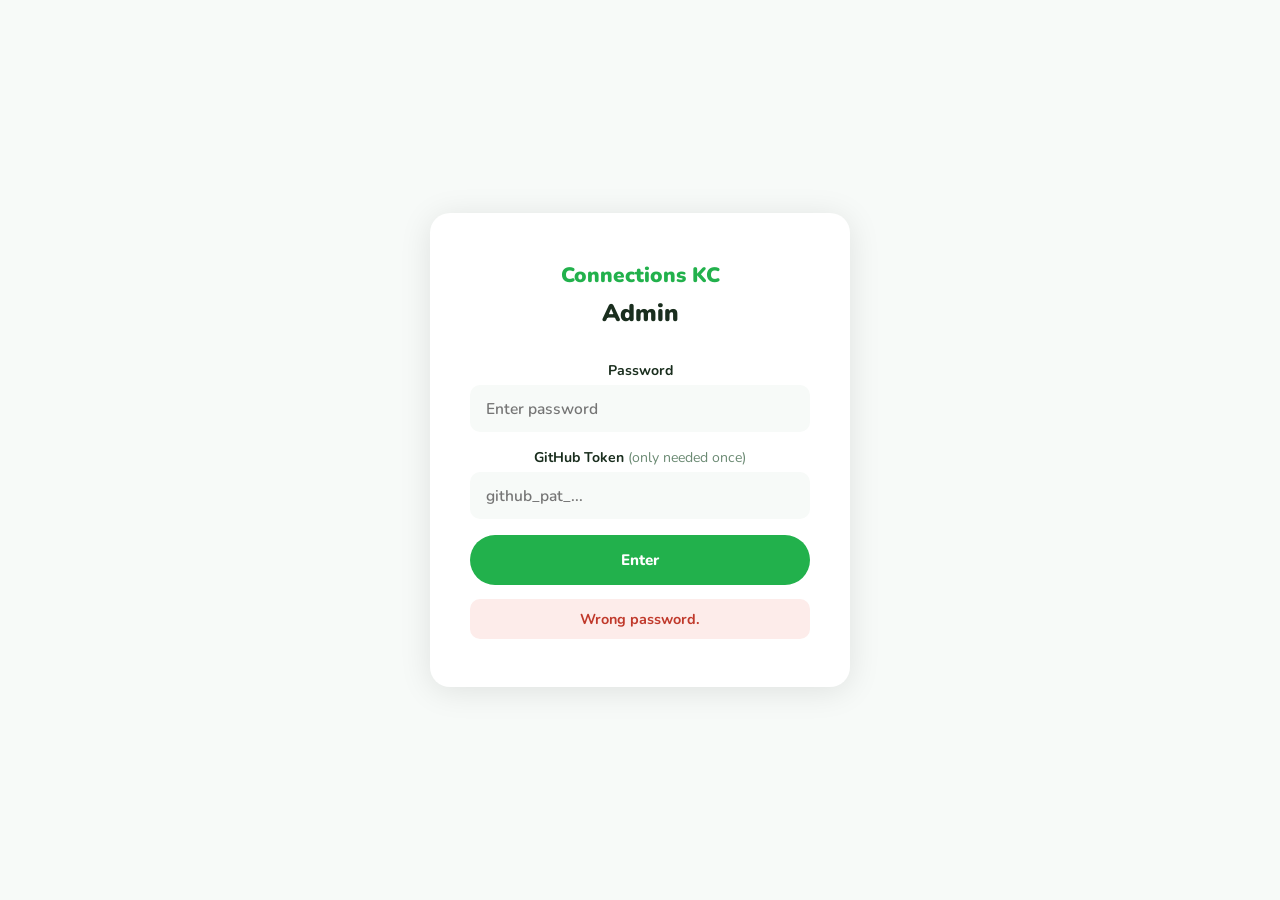
<file: admin/index.html>
<!DOCTYPE html>
<html lang="en">
<head>
  <meta charset="UTF-8" />
  <meta name="viewport" content="width=device-width, initial-scale=1.0" />
  <title>Admin — Connections KC</title>
  <link rel="preconnect" href="https://fonts.googleapis.com" />
  <link rel="preconnect" href="https://fonts.gstatic.com" crossorigin />
  <link href="https://fonts.googleapis.com/css2?family=Nunito:wght@400;600;700;800;900&display=swap" rel="stylesheet" />
  <meta name="robots" content="noindex, nofollow" />
  <style>
    *, *::before, *::after { box-sizing: border-box; margin: 0; padding: 0; }
    body { font-family: 'Nunito', sans-serif; background: #f7faf8; color: #1a2e1e; min-height: 100vh; }

    /* ── LOGIN ── */
    #loginWrap {
      min-height: 100vh; display: flex; align-items: center;
      justify-content: center; padding: 24px;
    }
    .login-card {
      background: #fff; border-radius: 20px; padding: 48px 40px;
      width: 100%; max-width: 420px;
      box-shadow: 0 4px 32px rgba(0,0,0,0.10); text-align: center;
    }
    .login-logo { font-size: 1.3rem; font-weight: 900; color: #22b14c; margin-bottom: 8px; }
    .login-card h1 { font-size: 1.5rem; font-weight: 900; color: #1a2e1e; margin-bottom: 32px; }

    /* ── DASHBOARD ── */
    #dashboard { display: none; }
    .admin-header {
      background: #22b14c; padding: 16px 32px;
      display: flex; align-items: center; justify-content: space-between;
    }
    .admin-header-title { font-size: 1.15rem; font-weight: 900; color: #fff; }
    .admin-header button {
      background: rgba(255,255,255,0.18); color: #fff; border: none;
      padding: 8px 20px; border-radius: 99px; font-family: 'Nunito', sans-serif;
      font-weight: 700; font-size: 0.9rem; cursor: pointer; width: auto;
      transition: background 0.2s;
    }
    .admin-header button:hover { background: rgba(255,255,255,0.3); transform: none; }

    .tab-nav {
      background: #fff; border-bottom: 2px solid #e6f7ed;
      display: flex; gap: 0; padding: 0 24px; overflow-x: auto;
    }
    .tab-btn {
      background: none; border: none; color: #6b8a73; font-family: 'Nunito', sans-serif;
      font-weight: 700; font-size: 0.95rem; padding: 16px 24px; cursor: pointer;
      border-bottom: 3px solid transparent; margin-bottom: -2px;
      width: auto; border-radius: 0; transition: color 0.2s;
    }
    .tab-btn:hover { color: #22b14c; transform: none; }
    .tab-btn.active { color: #22b14c; border-bottom-color: #22b14c; }

    .tab-pane { display: none; max-width: 860px; margin: 0 auto; padding: 32px 24px; }
    .tab-pane.active { display: block; }

    /* ── CARDS ── */
    .card {
      background: #fff; border-radius: 16px; padding: 28px 32px;
      box-shadow: 0 2px 16px rgba(0,0,0,0.07); margin-bottom: 20px;
    }
    .card-title {
      font-size: 0.75rem; font-weight: 800; letter-spacing: 0.12em;
      text-transform: uppercase; color: #22b14c; margin-bottom: 16px;
      padding-bottom: 10px; border-bottom: 2px solid #e6f7ed;
    }
    .card-row { display: flex; gap: 16px; align-items: flex-end; flex-wrap: wrap; }

    /* ── FORM ELEMENTS ── */
    label {
      display: block; font-weight: 700; font-size: 0.88rem;
      color: #1a2e1e; margin-bottom: 5px;
    }
    input[type="text"], input[type="email"], input[type="number"],
    input[type="password"], select, textarea {
      font-family: 'Nunito', sans-serif; font-size: 0.97rem; font-weight: 600;
      color: #1a2e1e; background: #f7faf8; border: 2px solid transparent;
      border-radius: 10px; padding: 11px 14px; outline: none;
      transition: border-color 0.2s; width: 100%; margin-bottom: 0;
    }
    input:focus, select:focus, textarea:focus {
      border-color: #22b14c; background: #fff;
    }
    .form-group { flex: 1; min-width: 160px; }

    button {
      font-family: 'Nunito', sans-serif; font-weight: 800; font-size: 0.95rem;
      border: none; border-radius: 99px; padding: 11px 28px; cursor: pointer;
      transition: background 0.2s, transform 0.15s; width: auto;
    }
    button:hover { transform: translateY(-1px); }
    button:disabled { opacity: 0.55; cursor: default; transform: none; }
    .btn-green { background: #22b14c; color: #fff; }
    .btn-green:hover { background: #1a9040; }
    .btn-red { background: #fdecea; color: #c0392b; font-size: 0.82rem; padding: 6px 14px; }
    .btn-red:hover { background: #f5c6c2; }
    .btn-outline { background: #f7faf8; color: #3d5445; border: 2px solid #e6f7ed; }
    .btn-outline:hover { background: #e6f7ed; }

    /* ── TOGGLE ── */
    .toggle-row {
      display: flex; align-items: center; gap: 12px;
      padding: 12px 0; border-top: 1px solid #f0f0f0; margin-top: 16px;
    }
    .toggle-row label { margin: 0; font-size: 0.9rem; color: #3d5445; cursor: pointer; }
    input[type="checkbox"] {
      width: 18px; height: 18px; accent-color: #22b14c;
      cursor: pointer; flex-shrink: 0;
      background: none; border: none; padding: 0; margin: 0;
    }
    .toggle-note { font-size: 0.78rem; color: #6b8a73; font-weight: 600; }

    /* ── STATUS MESSAGES ── */
    .flash {
      padding: 10px 16px; border-radius: 10px; font-weight: 700;
      font-size: 0.9rem; margin-top: 14px; display: none;
    }
    .flash.success { background: #e6f7ed; color: #1a9040; display: block; }
    .flash.error   { background: #fdecea; color: #c0392b; display: block; }

    /* ── APPLICANTS ── */
    .applicant-row {
      display: flex; align-items: center; gap: 16px; flex-wrap: wrap;
      padding: 14px 0; border-bottom: 1px solid #f0f0f0;
    }
    .applicant-row:last-child { border-bottom: none; }
    .applicant-info { flex: 1; min-width: 180px; }
    .applicant-name { font-weight: 800; font-size: 0.97rem; color: #1a2e1e; }
    .applicant-email { font-size: 0.83rem; color: #6b8a73; margin-top: 2px; }
    .applicant-date { font-size: 0.78rem; color: #aaa; margin-top: 2px; }
    .applicant-actions { display: flex; align-items: center; gap: 10px; flex-wrap: wrap; }
    .applicant-actions select {
      width: auto; padding: 7px 12px; font-size: 0.85rem; margin: 0;
    }

    .badge {
      display: inline-block; padding: 3px 12px; border-radius: 99px;
      font-size: 0.75rem; font-weight: 800; letter-spacing: 0.05em; text-transform: uppercase;
    }
    .badge-pending    { background: #fef9e7; color: #9a6c00; }
    .badge-approved   { background: #e6f7ed; color: #1a9040; }
    .badge-waitlisted { background: #fef3e2; color: #c47c00; }
    .badge-denied     { background: #fdecea; color: #c0392b; }

    .empty-state { text-align: center; padding: 40px 0; color: #6b8a73; font-weight: 700; }

    /* ── CHANGELOG ── */
    .log-entry {
      display: flex; gap: 16px; padding: 12px 0;
      border-bottom: 1px solid #f0f0f0;
    }
    .log-entry:last-child { border-bottom: none; }
    .log-dot {
      width: 10px; height: 10px; border-radius: 50%; background: #22b14c;
      margin-top: 6px; flex-shrink: 0;
    }
    .log-date { font-size: 0.78rem; color: #6b8a73; margin-bottom: 2px; }
    .log-text { font-size: 0.92rem; color: #1a2e1e; font-weight: 700; }
    .log-sub  { font-size: 0.82rem; color: #6b8a73; }

    /* ── OUTREACH ── */
    .outreach-card {
      text-align: center; padding: 48px 32px;
    }
    .outreach-card p { color: #6b8a73; margin-bottom: 24px; line-height: 1.7; }
    .outreach-url-row { display: flex; gap: 12px; align-items: flex-end; margin-bottom: 32px; }

    /* ── RESPONSIVE ── */
    @media (max-width: 600px) {
      .card { padding: 20px 16px; }
      .tab-btn { padding: 14px 14px; font-size: 0.85rem; }
      .card-row { flex-direction: column; }
    }
  </style>
</head>
<body>

<!-- ══════════════════ LOGIN ══════════════════ -->
<div id="loginWrap">
  <div class="login-card">
    <div class="login-logo">Connections KC</div>
    <h1>Admin</h1>
    <div style="margin-bottom:16px;">
      <label for="pwd">Password</label>
      <input type="password" id="pwd" placeholder="Enter password" />
    </div>
    <div id="tokenRow" style="display:none; margin-bottom:16px;">
      <label for="tok">GitHub Token <span style="font-weight:400;color:#6b8a73;">(only needed once)</span></label>
      <input type="password" id="tok" placeholder="github_pat_..." />
    </div>
    <button class="btn-green" style="width:100%;padding:15px;" onclick="checkPassword()">Enter</button>
    <div class="flash error" id="loginError">Wrong password.</div>
  </div>
</div>

<!-- ══════════════════ DASHBOARD ══════════════════ -->
<div id="dashboard">
  <header class="admin-header">
    <span class="admin-header-title">Connections KC — Admin</span>
    <button onclick="logout()">Log Out</button>
  </header>

  <nav class="tab-nav">
    <button class="tab-btn active" onclick="showTab('stats',this)">Stats</button>
    <button class="tab-btn" onclick="showTab('applicants',this)">Applicants</button>
    <button class="tab-btn" onclick="showTab('outreach',this)">Outreach</button>
    <button class="tab-btn" onclick="showTab('changelog',this)">Change Log</button>
  </nav>

  <!-- ── STATS ── -->
  <div class="tab-pane active" id="tab-stats">

    <div class="card">
      <p class="card-title">Impact Total</p>
      <div class="card-row">
        <div class="form-group">
          <label for="inputTotal">Dollar Amount Received</label>
          <input type="number" id="inputTotal" min="0" placeholder="e.g. 1270" />
        </div>
        <button class="btn-green" onclick="saveStats()">Save to Site</button>
      </div>
      <div class="toggle-row">
        <input type="checkbox" id="toggleLog" />
        <label for="toggleLog">Show change log on homepage</label>
        <span class="toggle-note">(off by default)</span>
      </div>
      <div class="flash" id="statsFlash"></div>
    </div>

    <div class="card">
      <p class="card-title">Computers Donated</p>
      <div class="card-row">
        <div class="form-group">
          <label for="inputComputers">Number of Computers</label>
          <input type="number" id="inputComputers" min="0" placeholder="e.g. 5" />
        </div>
        <button class="btn-green" onclick="saveComputers()">Save to Site</button>
      </div>
      <div class="toggle-row">
        <input type="checkbox" id="toggleComputers" />
        <label for="toggleComputers">Show computers count on homepage</label>
        <span class="toggle-note">(off by default)</span>
      </div>
      <div class="flash" id="computersFlash"></div>
    </div>

  </div>

  <!-- ── APPLICANTS ── -->
  <div class="tab-pane" id="tab-applicants">

    <div class="card">
      <p class="card-title">Add Applicant</p>
      <div class="card-row">
        <div class="form-group">
          <label for="newName">Full Name</label>
          <input type="text" id="newName" placeholder="Jane Smith" />
        </div>
        <div class="form-group">
          <label for="newEmail">Email</label>
          <input type="email" id="newEmail" placeholder="jane@example.com" />
        </div>
        <button class="btn-green" onclick="addApplicant()">Add</button>
      </div>
      <div class="flash" id="applicantFlash"></div>
    </div>

    <div class="card">
      <p class="card-title">All Applicants</p>
      <div id="applicantsList"><div class="empty-state">Loading...</div></div>
    </div>

  </div>

  <!-- ── OUTREACH ── -->
  <div class="tab-pane" id="tab-outreach">
    <div class="card outreach-card">
      <p class="card-title" style="text-align:left;">Business Outreach Campaign</p>
      <p>Paste your Google Sheet URL below (saved in this browser), then click the button to open it and run the outreach script.</p>
      <div class="outreach-url-row">
        <div class="form-group" style="text-align:left;">
          <label for="sheetUrl">Google Sheet URL</label>
          <input type="text" id="sheetUrl" placeholder="https://docs.google.com/spreadsheets/d/..." />
        </div>
        <button class="btn-outline" onclick="saveSheetUrl()">Save URL</button>
      </div>
      <button class="btn-green" style="padding:16px 48px;font-size:1.05rem;" onclick="openSheet()">
        Open Outreach Sheet
      </button>
      <div class="flash" id="outreachFlash" style="margin-top:16px;"></div>
    </div>
  </div>

  <!-- ── CHANGE LOG ── -->
  <div class="tab-pane" id="tab-changelog">
    <div class="card">
      <p class="card-title">Change History</p>
      <div id="changelogList"><div class="empty-state">Loading...</div></div>
    </div>
  </div>

</div>

<script>
  const PASSWORD = 'Bluepizza1!';
  const REPO     = 'viaate/connectionskc';
  const BRANCH   = 'claude/connections-kc-website-FFtpl';

  function getToken() { return localStorage.getItem('ckc_gh_token') || ''; }

  // Skip login entirely if already authenticated
  if (localStorage.getItem('ckc_authed') === '1' && getToken()) {
    document.getElementById('loginWrap').style.display = 'none';
    document.getElementById('dashboard').style.display = 'block';
    loadAll();
  } else {
    if (!getToken()) document.getElementById('tokenRow').style.display = 'block';
    document.getElementById('pwd').addEventListener('keydown', e => { if (e.key === 'Enter') checkPassword(); });
  }

  // ── AUTH ──────────────────────────────────────
  function checkPassword() {
    const pwd = document.getElementById('pwd').value;
    const tok = document.getElementById('tok').value.trim();
    if (pwd !== PASSWORD) {
      showFlash('loginError', 'Wrong password.', 'error'); return;
    }
    if (tok) localStorage.setItem('ckc_gh_token', tok);
    if (!getToken()) {
      showFlash('loginError', 'Please paste your GitHub token.', 'error'); return;
    }
    localStorage.setItem('ckc_authed', '1');
    document.getElementById('loginWrap').style.display = 'none';
    document.getElementById('dashboard').style.display = 'block';
    loadAll();
  }

  function logout() {
    localStorage.removeItem('ckc_authed');
    document.getElementById('dashboard').style.display = 'none';
    document.getElementById('loginWrap').style.display = 'flex';
  }

  // ── GITHUB API ────────────────────────────────
  async function ghGet(path) {
    const res = await fetch(`https://api.github.com/repos/${REPO}/contents/${path}?ref=${BRANCH}&t=${Date.now()}`,
      { headers: { Authorization: `Bearer ${getToken()}` } });
    if (res.status === 404) return { content: defaultFor(path), sha: null };
    if (!res.ok) throw new Error(`Could not read ${path}`);
    const d = await res.json();
    return { content: JSON.parse(atob(d.content.replace(/\n/g,''))), sha: d.sha };
  }

  async function ghPut(path, content, sha, message) {
    const encoded = btoa(unescape(encodeURIComponent(JSON.stringify(content, null, 2) + '\n')));
    const body = { message, content: encoded, branch: BRANCH };
    if (sha) body.sha = sha;
    const res = await fetch(`https://api.github.com/repos/${REPO}/contents/${path}`,
      { method: 'PUT', headers: { Authorization: `Bearer ${getToken()}`, 'Content-Type': 'application/json' },
        body: JSON.stringify(body) });
    if (!res.ok) throw new Error(`Could not save ${path}`);
    return (await res.json()).content.sha;
  }

  function defaultFor(path) {
    if (path.includes('applicants')) return { applicants: [] };
    if (path.includes('changelog'))  return { log: [] };
    return { total: 0, computers: 0, show_computers: false, show_log: false };
  }

  // ── STATE ─────────────────────────────────────
  let impact = {}, impactSha = null;
  let applicants = { applicants: [] }, applicantsSha = null;
  let changelog = { log: [] }, changelogSha = null;

  async function loadAll() {
    try {
      const [imp, app, log] = await Promise.all([
        ghGet('impact.json'),
        ghGet('data/applicants.json'),
        ghGet('data/changelog.json')
      ]);
      impact = imp.content;       impactSha = imp.sha;
      applicants = app.content;   applicantsSha = app.sha;
      changelog = log.content;    changelogSha = log.sha;
      renderStats();
      renderApplicants();
      renderChangelog();
    } catch(e) {
      alert('Error loading data: ' + e.message);
    }
  }

  // ── CHANGELOG HELPER ──────────────────────────
  async function appendLog(entries) {
    changelog.log.unshift(...entries);
    changelogSha = await ghPut('data/changelog.json', changelog, changelogSha, 'Auto-log stat change');
    renderChangelog();
  }

  // ── STATS TAB ─────────────────────────────────
  function renderStats() {
    document.getElementById('inputTotal').value       = impact.total     ?? 0;
    document.getElementById('inputComputers').value   = impact.computers ?? 0;
    document.getElementById('toggleComputers').checked = impact.show_computers ?? false;
    document.getElementById('toggleLog').checked       = impact.show_log       ?? false;
    const sheetUrl = localStorage.getItem('ckc_sheet_url') || '';
    document.getElementById('sheetUrl').value = sheetUrl;
  }

  async function saveStats() {
    const newTotal   = parseInt(document.getElementById('inputTotal').value, 10) || 0;
    const showLog    = document.getElementById('toggleLog').checked;
    const btn        = event.target;
    btn.disabled     = true; btn.textContent = 'Saving...';
    try {
      const logEntries = [];
      if (newTotal !== impact.total)
        logEntries.push({ date: new Date().toISOString(), field: 'Impact Total', from: impact.total, to: newTotal });
      if (showLog !== impact.show_log)
        logEntries.push({ date: new Date().toISOString(), field: 'Show Change Log', from: impact.show_log, to: showLog });

      impact = { ...impact, total: newTotal, show_log: showLog };
      impactSha = await ghPut('impact.json', impact, impactSha, `Update impact total to $${newTotal.toLocaleString()}`);
      if (logEntries.length) await appendLog(logEntries);
      showFlash('statsFlash', `Saved! Site will update to $${newTotal.toLocaleString()} within a minute.`, 'success');
    } catch(e) { showFlash('statsFlash', 'Error: ' + e.message, 'error'); }
    btn.disabled = false; btn.textContent = 'Save to Site';
  }

  async function saveComputers() {
    const newCount        = parseInt(document.getElementById('inputComputers').value, 10) || 0;
    const showComputers   = document.getElementById('toggleComputers').checked;
    const btn             = event.target;
    btn.disabled          = true; btn.textContent = 'Saving...';
    try {
      const logEntries = [];
      if (newCount !== impact.computers)
        logEntries.push({ date: new Date().toISOString(), field: 'Computers Donated', from: impact.computers, to: newCount });
      if (showComputers !== impact.show_computers)
        logEntries.push({ date: new Date().toISOString(), field: 'Show Computers on Homepage', from: impact.show_computers, to: showComputers });

      impact = { ...impact, computers: newCount, show_computers: showComputers };
      impactSha = await ghPut('impact.json', impact, impactSha, `Update computers donated to ${newCount}`);
      if (logEntries.length) await appendLog(logEntries);
      showFlash('computersFlash', `Saved! ${newCount} computers${showComputers ? ' — visible on homepage.' : '.'}`, 'success');
    } catch(e) { showFlash('computersFlash', 'Error: ' + e.message, 'error'); }
    btn.disabled = false; btn.textContent = 'Save to Site';
  }

  // ── APPLICANTS TAB ────────────────────────────
  function renderApplicants() {
    const list = document.getElementById('applicantsList');
    const all  = applicants.applicants || [];
    if (!all.length) { list.innerHTML = '<div class="empty-state">No applicants yet. Add one above.</div>'; return; }
    list.innerHTML = all.map((a, i) => `
      <div class="applicant-row">
        <div class="applicant-info">
          <div class="applicant-name">${esc(a.name)}</div>
          <div class="applicant-email">${esc(a.email)}</div>
          <div class="applicant-date">${a.date}</div>
        </div>
        <div class="applicant-actions">
          <span class="badge badge-${a.status}">${a.status}</span>
          <select onchange="updateStatus(${i}, this.value)">
            <option value="pending"    ${a.status==='pending'?'selected':''}>Pending</option>
            <option value="approved"   ${a.status==='approved'?'selected':''}>Approved</option>
            <option value="waitlisted" ${a.status==='waitlisted'?'selected':''}>Waitlisted</option>
            <option value="denied"     ${a.status==='denied'?'selected':''}>Denied</option>
          </select>
          <button class="btn-red" onclick="deleteApplicant(${i})">Remove</button>
        </div>
      </div>`).join('');
  }

  async function addApplicant() {
    const name  = document.getElementById('newName').value.trim();
    const email = document.getElementById('newEmail').value.trim();
    if (!name || !email) { showFlash('applicantFlash', 'Please enter a name and email.', 'error'); return; }
    const btn = event.target; btn.disabled = true; btn.textContent = 'Adding...';
    try {
      applicants.applicants.unshift({ id: Date.now(), name, email,
        date: new Date().toLocaleDateString('en-US',{month:'short',day:'numeric',year:'numeric'}),
        status: 'pending' });
      applicantsSha = await ghPut('data/applicants.json', applicants, applicantsSha, `Add applicant: ${name}`);
      document.getElementById('newName').value = '';
      document.getElementById('newEmail').value = '';
      renderApplicants();
      showFlash('applicantFlash', `${name} added.`, 'success');
    } catch(e) { showFlash('applicantFlash', 'Error: ' + e.message, 'error'); }
    btn.disabled = false; btn.textContent = 'Add';
  }

  async function updateStatus(index, newStatus) {
    const a = applicants.applicants[index];
    a.status = newStatus;
    try {
      applicantsSha = await ghPut('data/applicants.json', applicants, applicantsSha, `${a.name}: status → ${newStatus}`);
      renderApplicants();
    } catch(e) { alert('Error saving: ' + e.message); }
  }

  async function deleteApplicant(index) {
    const name = applicants.applicants[index].name;
    if (!confirm(`Remove ${name}?`)) return;
    applicants.applicants.splice(index, 1);
    try {
      applicantsSha = await ghPut('data/applicants.json', applicants, applicantsSha, `Remove applicant: ${name}`);
      renderApplicants();
    } catch(e) { alert('Error saving: ' + e.message); }
  }

  // ── OUTREACH TAB ──────────────────────────────
  function saveSheetUrl() {
    const url = document.getElementById('sheetUrl').value.trim();
    localStorage.setItem('ckc_sheet_url', url);
    showFlash('outreachFlash', 'URL saved in this browser.', 'success');
  }

  function openSheet() {
    const url = localStorage.getItem('ckc_sheet_url') || document.getElementById('sheetUrl').value.trim();
    if (!url) { showFlash('outreachFlash', 'Please enter and save your Google Sheet URL first.', 'error'); return; }
    window.open(url, '_blank');
  }

  // ── CHANGELOG TAB ─────────────────────────────
  function renderChangelog() {
    const list    = document.getElementById('changelogList');
    const entries = changelog.log || [];
    if (!entries.length) { list.innerHTML = '<div class="empty-state">No changes logged yet.</div>'; return; }
    list.innerHTML = entries.map(e => {
      const date = new Date(e.date).toLocaleString('en-US',
        { month:'short', day:'numeric', year:'numeric', hour:'2-digit', minute:'2-digit' });
      const from = fmt(e.from, e.field);
      const to   = fmt(e.to,   e.field);
      return `<div class="log-entry">
        <div class="log-dot"></div>
        <div>
          <div class="log-date">${date}</div>
          <div class="log-text">${esc(e.field)}</div>
          <div class="log-sub">${from} &rarr; ${to}</div>
        </div>
      </div>`;
    }).join('');
  }

  function fmt(val, field) {
    if (typeof val === 'boolean') return val ? 'On' : 'Off';
    if (field === 'Impact Total') return '$' + Number(val).toLocaleString();
    return String(val);
  }

  // ── TABS ──────────────────────────────────────
  function showTab(id, btn) {
    document.querySelectorAll('.tab-pane').forEach(p => p.classList.remove('active'));
    document.querySelectorAll('.tab-btn').forEach(b => b.classList.remove('active'));
    document.getElementById('tab-' + id).classList.add('active');
    btn.classList.add('active');
  }

  // ── HELPERS ───────────────────────────────────
  function showFlash(id, msg, type) {
    const el = document.getElementById(id);
    el.textContent = msg; el.className = `flash ${type}`;
    clearTimeout(el._t);
    el._t = setTimeout(() => { el.className = 'flash'; }, 5000);
  }

  function esc(str) {
    return String(str).replace(/&/g,'&amp;').replace(/</g,'&lt;').replace(/>/g,'&gt;');
  }
</script>
</body>
</html>
</file>
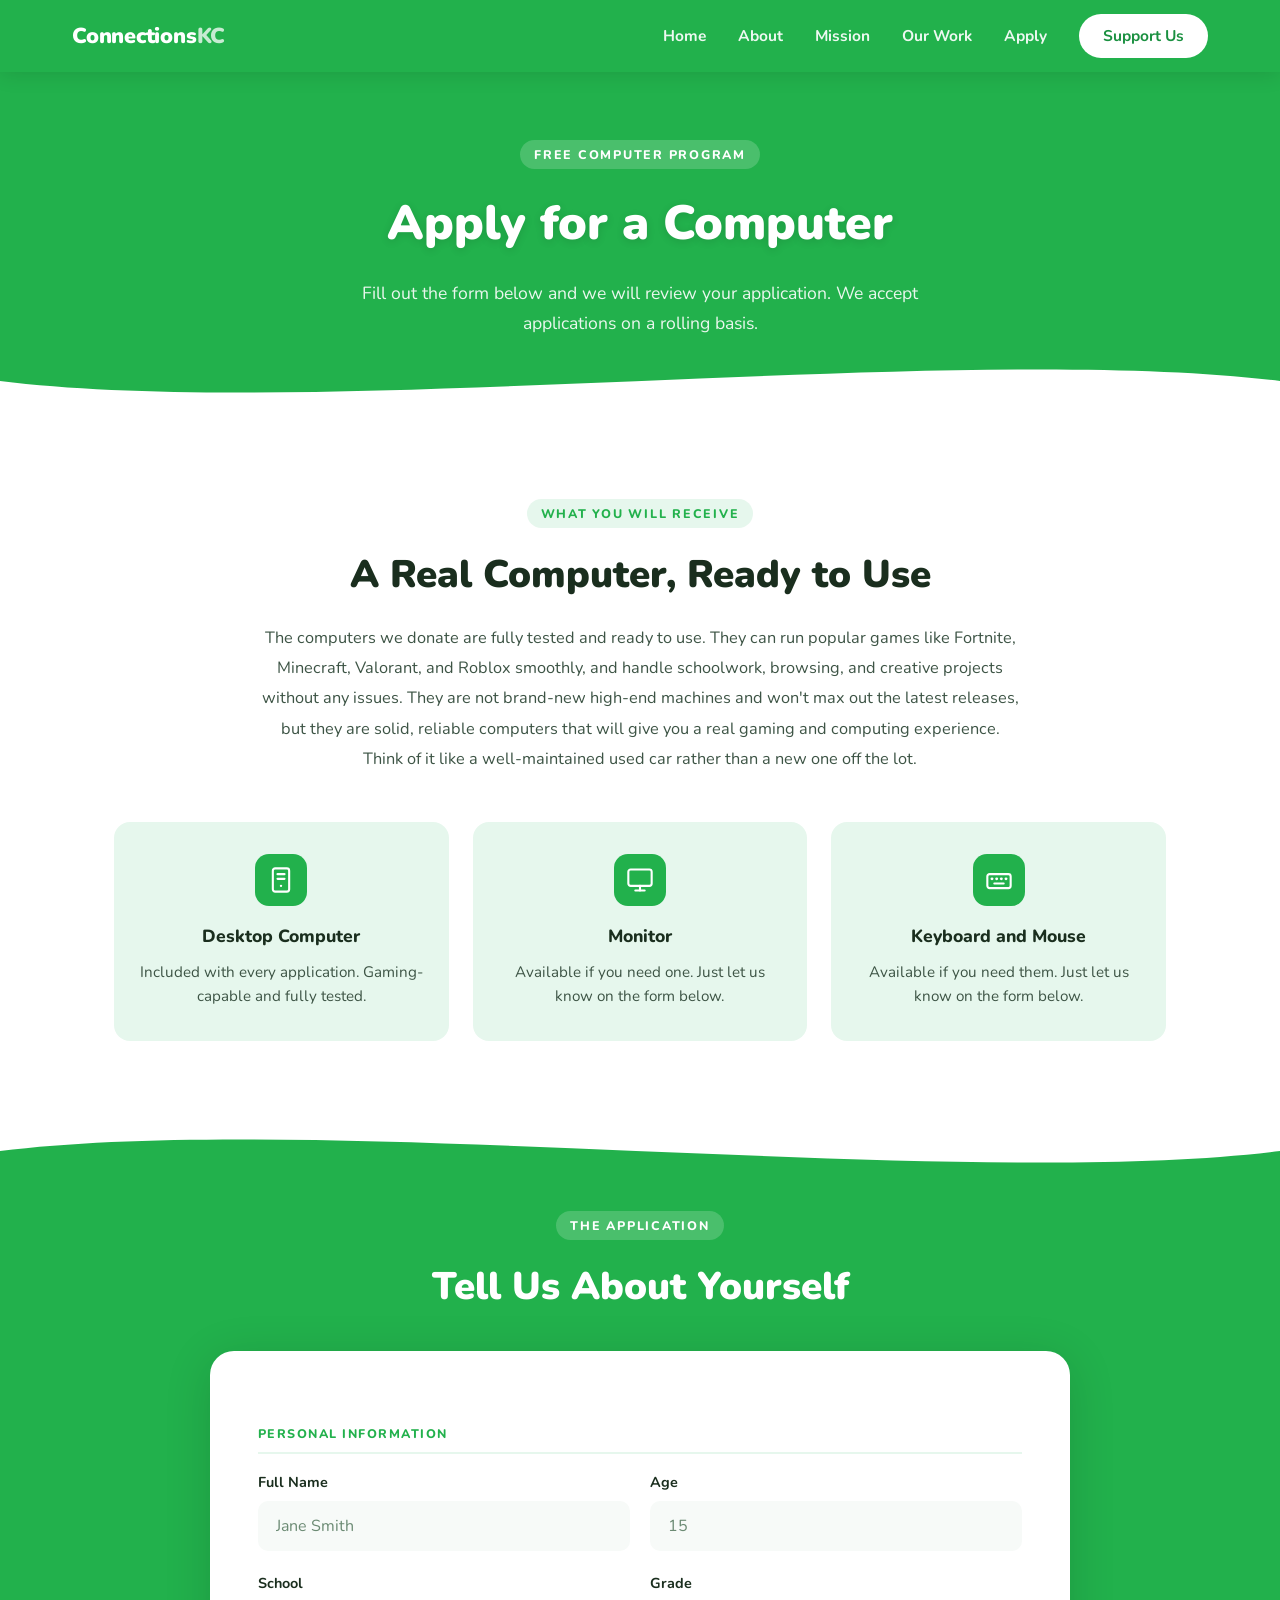
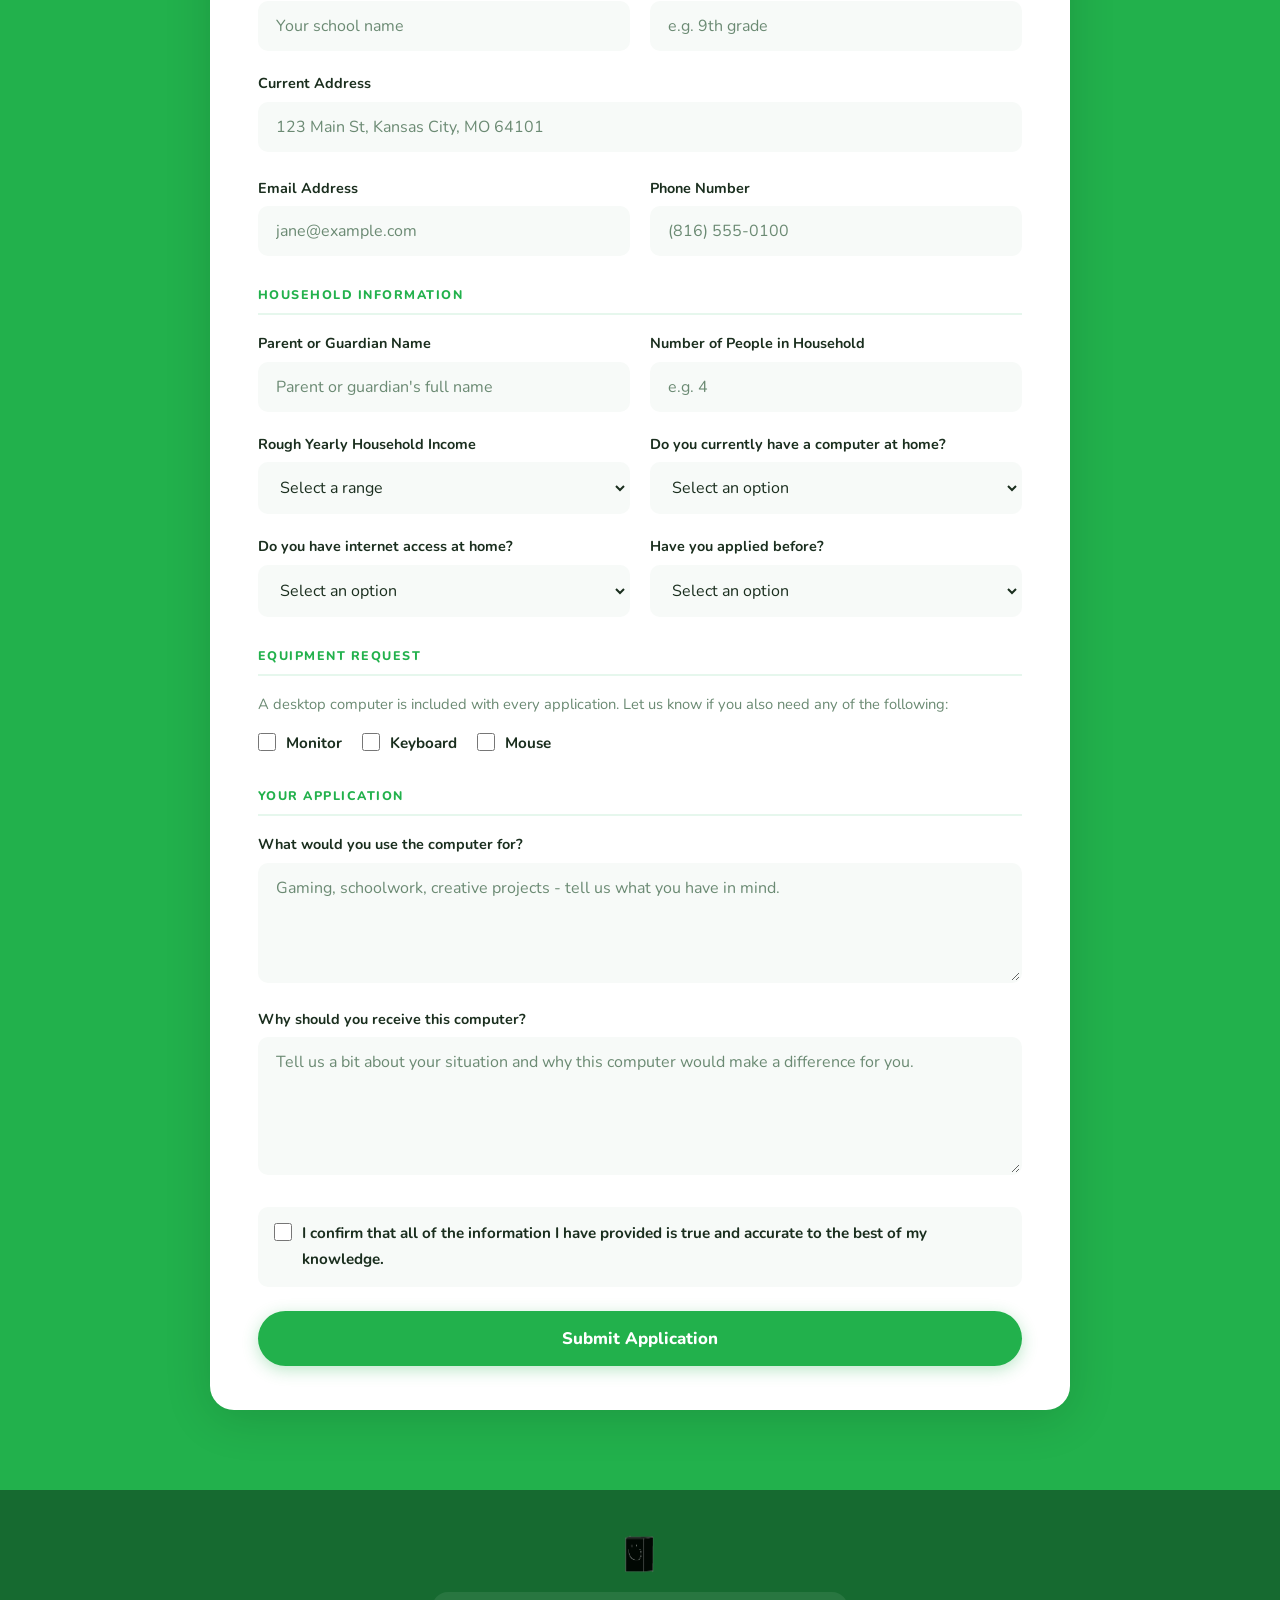
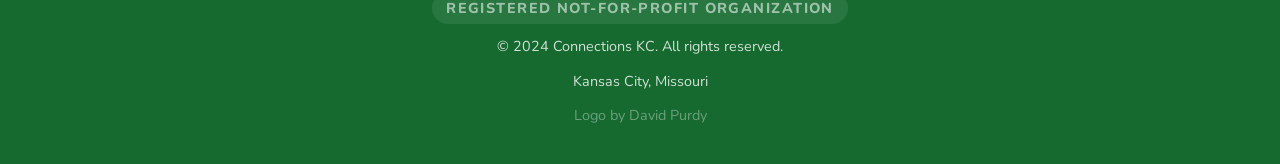
<file: apply/index.html>
<!DOCTYPE html>
<html lang="en">
<head>
  <meta charset="UTF-8" />
  <meta name="viewport" content="width=device-width, initial-scale=1.0" />
  <title>Apply - Connections KC</title>
  <link rel="icon" type="image/svg+xml" href="../favicon.svg" />
  <link rel="stylesheet" href="../css/style.css" />
  <link rel="preconnect" href="https://fonts.googleapis.com" />
  <link rel="preconnect" href="https://fonts.gstatic.com" crossorigin />
  <link href="https://fonts.googleapis.com/css2?family=Nunito:wght@400;600;700;800;900&display=swap" rel="stylesheet" />
</head>
<body>

  <!-- NAV -->
  <header class="navbar page-nav" id="navbar">
    <div class="nav-inner">
      <a href="../" class="nav-logo-text">
        <span class="nav-brand-main">Connections</span><span class="nav-brand-kc"> KC</span>
      </a>
      <button class="nav-toggle" id="navToggle" aria-label="Open menu">
        <span></span><span></span><span></span>
      </button>
      <nav class="nav-links" id="navLinks">
        <a href="../">Home</a>
        <a href="../#about">About</a>
        <a href="../#mission">Mission</a>
        <a href="../#gallery">Our Work</a>
        <a href="../apply/">Apply</a>
        <a href="../#support" class="nav-cta">Support Us</a>
      </nav>
    </div>
  </header>

  <!-- PAGE HEADER -->
  <section class="page-hero">
    <div class="page-hero-content">
      <span class="section-label light">Free Computer Program</span>
      <h1>Apply for a Computer</h1>
      <p>Fill out the form below and we will review your application. We accept applications on a rolling basis.</p>
    </div>
    <div class="hero-wave">
      <svg viewBox="0 0 1440 80" preserveAspectRatio="none" xmlns="http://www.w3.org/2000/svg">
        <path d="M0,40 C360,80 1080,0 1440,40 L1440,80 L0,80 Z" fill="#ffffff"/>
      </svg>
    </div>
  </section>

  <!-- WHAT YOU'LL RECEIVE -->
  <section class="what-you-get">
    <div class="container">
      <span class="section-label">What You Will Receive</span>
      <h2>A Real Computer, Ready to Use</h2>
      <p class="wyg-text">The computers we donate are fully tested and ready to use. They can run popular games like Fortnite, Minecraft, Valorant, and Roblox smoothly, and handle schoolwork, browsing, and creative projects without any issues. They are not brand-new high-end machines and won't max out the latest releases, but they are solid, reliable computers that will give you a real gaming and computing experience. Think of it like a well-maintained used car rather than a new one off the lot.</p>
      <div class="wyg-cards">
        <div class="wyg-card">
          <div class="wyg-icon">
            <svg viewBox="0 0 24 24" fill="none" stroke="currentColor" stroke-width="1.8" stroke-linecap="round" stroke-linejoin="round" aria-hidden="true">
              <rect x="5" y="2" width="14" height="20" rx="2"/>
              <line x1="9" y1="7" x2="15" y2="7"/>
              <line x1="9" y1="11" x2="15" y2="11"/>
              <circle cx="12" cy="17" r="1" fill="currentColor" stroke="none"/>
            </svg>
          </div>
          <h3>Desktop Computer</h3>
          <p>Included with every application. Gaming-capable and fully tested.</p>
        </div>
        <div class="wyg-card">
          <div class="wyg-icon">
            <svg viewBox="0 0 24 24" fill="none" stroke="currentColor" stroke-width="1.8" stroke-linecap="round" stroke-linejoin="round" aria-hidden="true">
              <rect x="2" y="3" width="20" height="14" rx="2"/>
              <line x1="8" y1="21" x2="16" y2="21"/>
              <line x1="12" y1="17" x2="12" y2="21"/>
            </svg>
          </div>
          <h3>Monitor</h3>
          <p>Available if you need one. Just let us know on the form below.</p>
        </div>
        <div class="wyg-card">
          <div class="wyg-icon">
            <svg viewBox="0 0 24 24" fill="none" stroke="currentColor" stroke-width="1.8" stroke-linecap="round" stroke-linejoin="round" aria-hidden="true">
              <rect x="2" y="7" width="20" height="12" rx="2"/>
              <line x1="6" y1="11" x2="6" y2="11" stroke-width="2.5"/>
              <line x1="10" y1="11" x2="10" y2="11" stroke-width="2.5"/>
              <line x1="14" y1="11" x2="14" y2="11" stroke-width="2.5"/>
              <line x1="18" y1="11" x2="18" y2="11" stroke-width="2.5"/>
              <line x1="8" y1="15" x2="16" y2="15"/>
            </svg>
          </div>
          <h3>Keyboard and Mouse</h3>
          <p>Available if you need them. Just let us know on the form below.</p>
        </div>
      </div>
    </div>
  </section>

  <!-- APPLICATION FORM -->
  <section class="apply-form-section">
    <div class="support-wave">
      <svg viewBox="0 0 1440 80" preserveAspectRatio="none" xmlns="http://www.w3.org/2000/svg">
        <path d="M0,40 C360,0 1080,80 1440,40 L1440,0 L0,0 Z" fill="#ffffff"/>
      </svg>
    </div>
    <div class="container">
      <span class="section-label light">The Application</span>
      <h2>Tell Us About Yourself</h2>
      <form class="contact-form apply-form" id="applyForm" action="https://formsubmit.co/ogonsher@gmail.com" method="POST">
        <input type="hidden" name="_subject" value="New Computer Application - Connections KC" />
        <input type="hidden" name="_autoresponse" value="Hi! Thanks for applying to Connections KC. We received your application and will review it and reach out to you soon." />
        <input type="hidden" name="_captcha" value="false" />
        <input type="hidden" name="_next" value="https://connectionskc.com/thankyou/" />

        <p class="form-section-title">Personal Information</p>
        <div class="form-row">
          <div class="form-group">
            <label for="full-name">Full Name</label>
            <input type="text" id="full-name" name="full_name" placeholder="Jane Smith" required />
          </div>
          <div class="form-group">
            <label for="age">Age</label>
            <input type="number" id="age" name="age" placeholder="15" min="5" max="25" required />
          </div>
        </div>
        <div class="form-row">
          <div class="form-group">
            <label for="school">School</label>
            <input type="text" id="school" name="school" placeholder="Your school name" />
          </div>
          <div class="form-group">
            <label for="grade">Grade</label>
            <input type="text" id="grade" name="grade" placeholder="e.g. 9th grade" />
          </div>
        </div>
        <div class="form-group full">
          <label for="address">Current Address</label>
          <input type="text" id="address" name="address" placeholder="123 Main St, Kansas City, MO 64101" required />
        </div>
        <div class="form-row">
          <div class="form-group">
            <label for="apply-email">Email Address</label>
            <input type="email" id="apply-email" name="email" placeholder="jane@example.com" required />
          </div>
          <div class="form-group">
            <label for="apply-phone">Phone Number</label>
            <input type="tel" id="apply-phone" name="phone" placeholder="(816) 555-0100" />
          </div>
        </div>

        <p class="form-section-title">Household Information</p>
        <div class="form-row">
          <div class="form-group">
            <label for="guardian">Parent or Guardian Name</label>
            <input type="text" id="guardian" name="guardian_name" placeholder="Parent or guardian's full name" required />
          </div>
          <div class="form-group">
            <label for="household-size">Number of People in Household</label>
            <input type="number" id="household-size" name="household_size" placeholder="e.g. 4" min="1" max="20" />
          </div>
        </div>
        <div class="form-row">
          <div class="form-group">
            <label for="income">Rough Yearly Household Income</label>
            <select id="income" name="household_income" required>
              <option value="" disabled selected>Select a range</option>
              <option value="under-25k">Under $25,000</option>
              <option value="25k-50k">$25,000 - $49,999</option>
              <option value="50k-75k">$50,000 - $74,999</option>
              <option value="75k-100k">$75,000 - $99,999</option>
              <option value="100k-plus">$100,000 or more</option>
              <option value="prefer-not">Prefer not to say</option>
            </select>
          </div>
          <div class="form-group">
            <label for="has-computer">Do you currently have a computer at home?</label>
            <select id="has-computer" name="has_computer" required>
              <option value="" disabled selected>Select an option</option>
              <option value="no">No</option>
              <option value="shared">Yes, shared with family</option>
              <option value="yes">Yes, my own</option>
            </select>
          </div>
        </div>
        <div class="form-row">
          <div class="form-group">
            <label for="has-internet">Do you have internet access at home?</label>
            <select id="has-internet" name="has_internet" required>
              <option value="" disabled selected>Select an option</option>
              <option value="yes">Yes</option>
              <option value="no">No</option>
            </select>
          </div>
          <div class="form-group">
            <label for="applied-before">Have you applied before?</label>
            <select id="applied-before" name="applied_before" required>
              <option value="" disabled selected>Select an option</option>
              <option value="no">No</option>
              <option value="yes">Yes</option>
            </select>
          </div>
        </div>

        <p class="form-section-title">Equipment Request</p>
        <p class="form-section-sub">A desktop computer is included with every application. Let us know if you also need any of the following:</p>
        <div class="checkbox-group">
          <label class="checkbox-label">
            <input type="checkbox" name="needs_monitor" value="yes" />
            <span>Monitor</span>
          </label>
          <label class="checkbox-label">
            <input type="checkbox" name="needs_keyboard" value="yes" />
            <span>Keyboard</span>
          </label>
          <label class="checkbox-label">
            <input type="checkbox" name="needs_mouse" value="yes" />
            <span>Mouse</span>
          </label>
        </div>

        <p class="form-section-title">Your Application</p>
        <div class="form-group full">
          <label for="use-case">What would you use the computer for?</label>
          <textarea id="use-case" name="use_case" rows="4" placeholder="Gaming, schoolwork, creative projects - tell us what you have in mind."></textarea>
        </div>
        <div class="form-group full">
          <label for="why-you">Why should you receive this computer?</label>
          <textarea id="why-you" name="why_receive" rows="5" placeholder="Tell us a bit about your situation and why this computer would make a difference for you."></textarea>
        </div>

        <div class="form-group full">
          <label class="checkbox-label confirm-label">
            <input type="checkbox" name="confirmed" value="yes" id="confirm" required />
            <span>I confirm that all of the information I have provided is true and accurate to the best of my knowledge.</span>
          </label>
        </div>

        <button type="submit" class="btn submit-btn">Submit Application</button>
      </form>
    </div>
  </section>

  <!-- FOOTER -->
  <footer class="footer">
    <div class="container footer-inner">
      <img src="../images/logotrans.png" alt="Connections KC" class="footer-logo" />
      <p class="footer-nonprofit">Registered Not-for-Profit Organization</p>
      <p>&copy; 2024 Connections KC. All rights reserved.</p>
      <p>Kansas City, Missouri</p>
      <p class="footer-credit">Logo by David Purdy</p>
    </div>
  </footer>

  <script>
    const navToggle = document.getElementById('navToggle');
    const navLinks  = document.getElementById('navLinks');
    navToggle.addEventListener('click', () => navLinks.classList.toggle('open'));
    navLinks.querySelectorAll('a').forEach(link => {
      link.addEventListener('click', () => navLinks.classList.remove('open'));
    });
  </script>
</body>
</html>
</file>
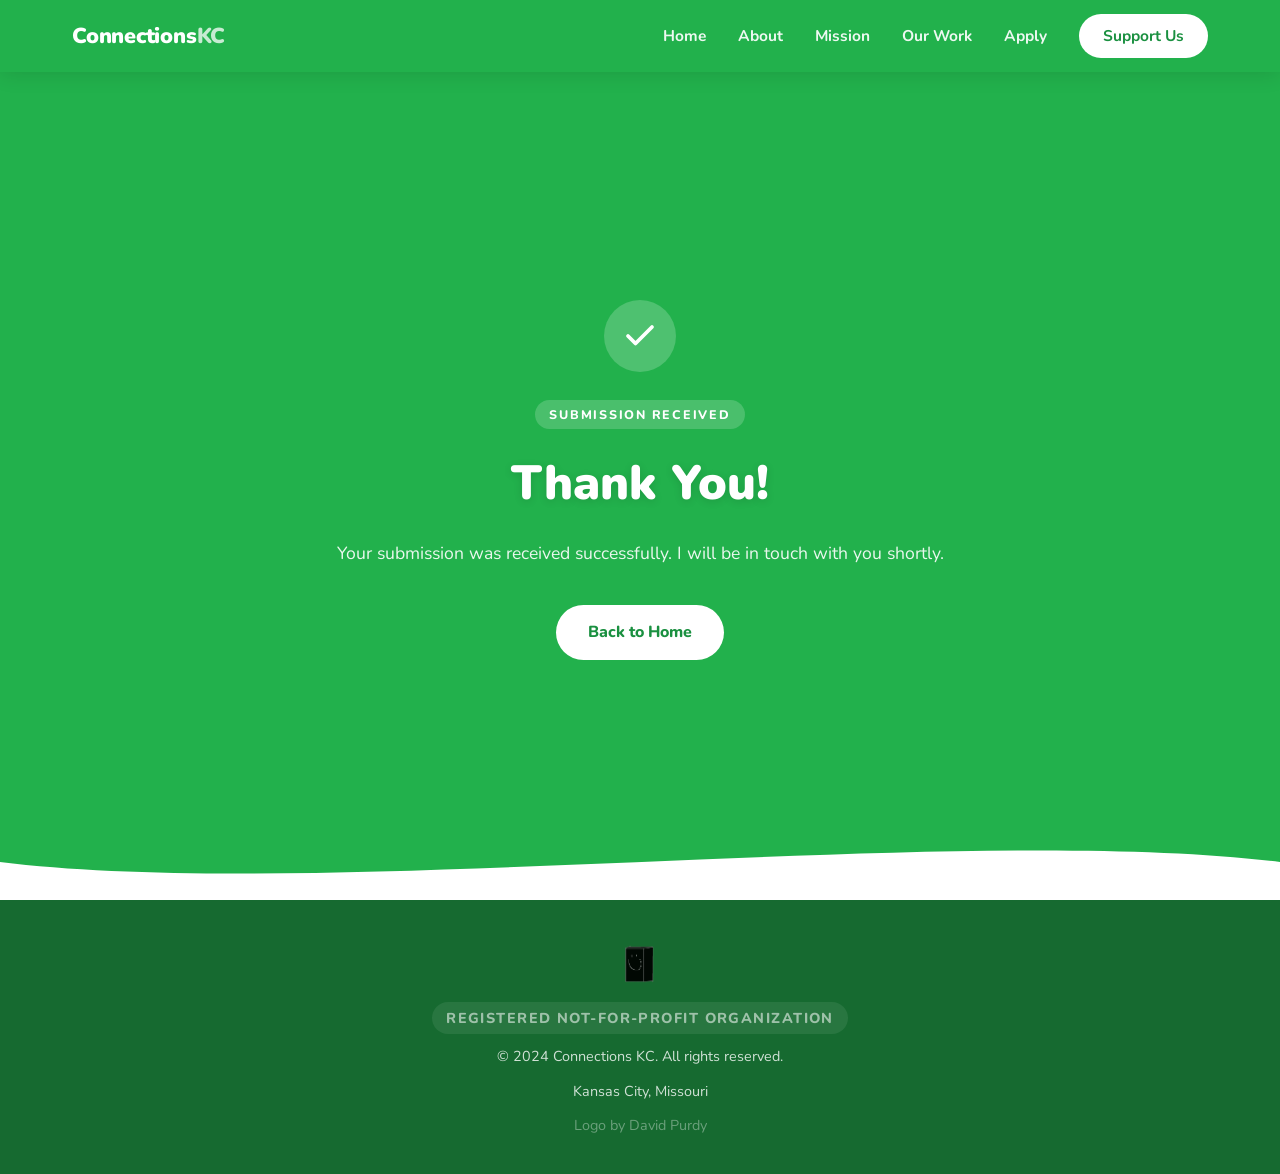
<file: thankyou/index.html>
<!DOCTYPE html>
<html lang="en">
<head>
  <meta charset="UTF-8" />
  <meta name="viewport" content="width=device-width, initial-scale=1.0" />
  <title>Thank You - Connections KC</title>
  <link rel="icon" type="image/svg+xml" href="../favicon.svg" />
  <link rel="stylesheet" href="../css/style.css" />
  <link rel="preconnect" href="https://fonts.googleapis.com" />
  <link rel="preconnect" href="https://fonts.gstatic.com" crossorigin />
  <link href="https://fonts.googleapis.com/css2?family=Nunito:wght@400;600;700;800;900&display=swap" rel="stylesheet" />
  <meta name="robots" content="noindex, nofollow" />
</head>
<body>

  <!-- NAV -->
  <header class="navbar page-nav" id="navbar">
    <div class="nav-inner">
      <a href="../" class="nav-logo-text">
        <span class="nav-brand-main">Connections</span><span class="nav-brand-kc"> KC</span>
      </a>
      <button class="nav-toggle" id="navToggle" aria-label="Open menu">
        <span></span><span></span><span></span>
      </button>
      <nav class="nav-links" id="navLinks">
        <a href="../">Home</a>
        <a href="../#about">About</a>
        <a href="../#mission">Mission</a>
        <a href="../#gallery">Our Work</a>
        <a href="../apply/">Apply</a>
        <a href="../#support" class="nav-cta">Support Us</a>
      </nav>
    </div>
  </header>

  <!-- THANK YOU HERO -->
  <section class="page-hero" style="min-height: 100vh; display: flex; flex-direction: column; justify-content: center;">
    <div class="page-hero-content" style="padding: 40px 0;">
      <div style="width: 72px; height: 72px; background: rgba(255,255,255,0.2); border-radius: 50%; display: flex; align-items: center; justify-content: center; margin: 0 auto 28px;">
        <svg viewBox="0 0 24 24" fill="none" stroke="white" stroke-width="2.5" stroke-linecap="round" stroke-linejoin="round" width="36" height="36" aria-hidden="true">
          <polyline points="20 6 9 17 4 12"/>
        </svg>
      </div>
      <span class="section-label light">Submission Received</span>
      <h1>Thank You!</h1>
      <p>Your submission was received successfully. I will be in touch with you shortly.</p>
      <div style="margin-top: 36px; display: flex; gap: 16px; justify-content: center; flex-wrap: wrap;">
        <a href="../" class="btn btn-white">Back to Home</a>
      </div>
    </div>
    <div class="hero-wave">
      <svg viewBox="0 0 1440 80" preserveAspectRatio="none" xmlns="http://www.w3.org/2000/svg">
        <path d="M0,40 C360,80 1080,0 1440,40 L1440,80 L0,80 Z" fill="#ffffff"/>
      </svg>
    </div>
  </section>

  <!-- FOOTER -->
  <footer class="footer">
    <div class="container footer-inner">
      <img src="../images/logotrans.png" alt="Connections KC" class="footer-logo" />
      <p class="footer-nonprofit">Registered Not-for-Profit Organization</p>
      <p>&copy; 2024 Connections KC. All rights reserved.</p>
      <p>Kansas City, Missouri</p>
      <p class="footer-credit">Logo by David Purdy</p>
    </div>
  </footer>

  <script>
    const navToggle = document.getElementById('navToggle');
    const navLinks  = document.getElementById('navLinks');
    navToggle.addEventListener('click', () => navLinks.classList.toggle('open'));
    navLinks.querySelectorAll('a').forEach(link => {
      link.addEventListener('click', () => navLinks.classList.remove('open'));
    });
  </script>
</body>
</html>
</file>
<file: css/style.css>
/* ─────────────────────────────────────────────
   CONNECTIONS KC - Main Stylesheet
───────────────────────────────────────────── */

*, *::before, *::after {
  box-sizing: border-box;
  margin: 0;
  padding: 0;
}

:root {
  --green:       #22b14c;
  --green-dark:  #1a9040;
  --green-deep:  #166a30;
  --green-light: #e6f7ed;
  --white:       #ffffff;
  --off-white:   #f7faf8;
  --text-dark:   #1a2e1e;
  --text-mid:    #3d5445;
  --text-muted:  #6b8a73;
  --shadow:      0 4px 24px rgba(34,177,76,0.10);
  --shadow-card: 0 2px 16px rgba(0,0,0,0.08);
  --radius:      16px;
  --radius-sm:   10px;
}

html {
  scroll-behavior: smooth;
}

body {
  font-family: 'Nunito', sans-serif;
  color: var(--text-dark);
  background: var(--white);
  line-height: 1.7;
}

img {
  display: block;
  max-width: 100%;
}

a {
  text-decoration: none;
  color: inherit;
}

/* ── UTILITY ── */
.container {
  width: 100%;
  max-width: 1100px;
  margin: 0 auto;
  padding: 0 24px;
}

.section-label {
  display: inline-block;
  font-size: 0.78rem;
  font-weight: 800;
  letter-spacing: 0.14em;
  text-transform: uppercase;
  color: var(--green);
  background: var(--green-light);
  padding: 4px 14px;
  border-radius: 99px;
  margin-bottom: 14px;
}
.section-label.light {
  color: var(--white);
  background: rgba(255,255,255,0.18);
}

.btn {
  display: inline-block;
  padding: 14px 32px;
  border-radius: 99px;
  font-family: 'Nunito', sans-serif;
  font-weight: 800;
  font-size: 1rem;
  cursor: pointer;
  transition: transform 0.2s, box-shadow 0.2s, background 0.2s;
  border: none;
}
.btn:hover {
  transform: translateY(-2px);
  box-shadow: 0 6px 20px rgba(0,0,0,0.15);
}
.btn-white {
  background: var(--white);
  color: var(--green-dark);
}
.btn-white:hover {
  background: #f0faf4;
}
.btn-outline {
  background: transparent;
  color: var(--white);
  border: 2.5px solid rgba(255,255,255,0.7);
}
.btn-outline:hover {
  background: rgba(255,255,255,0.12);
}

/* ─────────────────────────────────────────────
   NAVBAR
───────────────────────────────────────────── */
.navbar {
  position: fixed;
  top: 0;
  left: 0;
  width: 100%;
  z-index: 1000;
  transition: background 0.3s, box-shadow 0.3s;
  background: transparent;
}
.navbar.scrolled,
.navbar.page-nav {
  background: var(--green);
  box-shadow: 0 2px 20px rgba(0,0,0,0.12);
}

.nav-inner {
  display: flex;
  align-items: center;
  justify-content: space-between;
  padding: 14px 32px;
  max-width: 1200px;
  margin: 0 auto;
}

.nav-logo-text {
  display: flex;
  align-items: baseline;
  gap: 0;
  text-decoration: none;
}
.nav-brand-main {
  font-size: 1.35rem;
  font-weight: 900;
  color: var(--white);
  letter-spacing: -0.01em;
}
.nav-brand-kc {
  font-size: 1.35rem;
  font-weight: 900;
  color: rgba(255,255,255,0.75);
  letter-spacing: -0.01em;
}

.nav-links {
  display: flex;
  align-items: center;
  gap: 32px;
}
.nav-links a {
  color: var(--white);
  font-weight: 700;
  font-size: 0.97rem;
  opacity: 0.92;
  transition: opacity 0.2s;
}
.nav-links a:hover { opacity: 1; }

.nav-cta {
  background: var(--white);
  color: var(--green-dark) !important;
  padding: 9px 24px;
  border-radius: 99px;
  opacity: 1 !important;
  transition: background 0.2s, transform 0.2s !important;
}
.nav-cta:hover {
  background: #f0faf4;
  transform: translateY(-1px);
}

.nav-toggle {
  display: none;
  flex-direction: column;
  gap: 5px;
  background: none;
  border: none;
  cursor: pointer;
  padding: 4px;
}
.nav-toggle span {
  display: block;
  width: 26px;
  height: 3px;
  background: var(--white);
  border-radius: 3px;
  transition: transform 0.3s;
}

/* ─────────────────────────────────────────────
   HERO
───────────────────────────────────────────── */
.hero {
  background: var(--green);
  min-height: 100vh;
  display: flex;
  flex-direction: column;
  align-items: center;
  justify-content: center;
  text-align: center;
  padding: 120px 24px 80px;
  position: relative;
  overflow: hidden;
}

.hero::before {
  content: '';
  position: absolute;
  inset: 0;
  background: radial-gradient(ellipse at 60% 40%, rgba(255,255,255,0.08) 0%, transparent 70%);
  pointer-events: none;
}

.hero-content {
  position: relative;
  z-index: 1;
  max-width: 720px;
}

.hero-logo {
  height: 280px;
  width: auto;
  margin: 0 auto 28px;
}

.hero h1 {
  font-size: clamp(2rem, 5vw, 3.2rem);
  font-weight: 900;
  color: var(--white);
  line-height: 1.15;
  margin-bottom: 18px;
  text-shadow: 0 2px 8px rgba(0,0,0,0.12);
}

.hero p {
  font-size: clamp(1rem, 2.5vw, 1.2rem);
  color: rgba(255,255,255,0.92);
  margin-bottom: 36px;
  max-width: 560px;
  margin-left: auto;
  margin-right: auto;
}

.hero-btns {
  display: flex;
  gap: 16px;
  justify-content: center;
  flex-wrap: wrap;
}

.hero-wave {
  position: absolute;
  bottom: -2px;
  left: 0;
  width: 100%;
  line-height: 0;
}
.hero-wave svg {
  width: 100%;
  height: 80px;
}

/* ─────────────────────────────────────────────
   HERO IMPACT STAT
───────────────────────────────────────────── */
.hero-impact {
  display: flex;
  align-items: center;
  justify-content: center;
  gap: 32px;
  margin-top: 40px;
  padding-top: 32px;
  border-top: 1px solid rgba(255,255,255,0.25);
  flex-wrap: wrap;
}
.hero-stat-item {
  display: flex;
  flex-direction: column;
  align-items: center;
  gap: 4px;
}
.hero-stat-divider {
  width: 1px;
  height: 48px;
  background: rgba(255,255,255,0.3);
}
.hero-impact-number {
  font-size: clamp(2rem, 5vw, 3rem);
  font-weight: 900;
  color: var(--white);
  line-height: 1;
  letter-spacing: -0.02em;
}
.hero-impact-label {
  font-size: 0.82rem;
  font-weight: 700;
  color: rgba(255,255,255,0.7);
  text-transform: uppercase;
  letter-spacing: 0.12em;
}

/* ─────────────────────────────────────────────
   ABOUT
───────────────────────────────────────────── */
.about {
  padding: 100px 0 80px;
  background: var(--white);
}

.about-grid {
  display: grid;
  grid-template-columns: 1fr 1.4fr;
  gap: 64px;
  align-items: center;
}

.about-photo {
  position: relative;
  display: flex;
  flex-direction: column;
  align-items: center;
}

.photo-frame {
  width: 100%;
  max-width: 340px;
  aspect-ratio: 3/4;
  border-radius: 24px;
  overflow: hidden;
  box-shadow: var(--shadow), 0 0 0 6px var(--green-light);
  background: var(--green-light);
}
.photo-frame img {
  width: 100%;
  height: 100%;
  object-fit: cover;
  object-position: top center;
}

.about-badge {
  margin-top: 20px;
  text-align: center;
  background: var(--green);
  color: var(--white);
  border-radius: 14px;
  padding: 12px 28px;
  box-shadow: var(--shadow);
}
.badge-title {
  display: block;
  font-weight: 800;
  font-size: 1.05rem;
}
.badge-role {
  display: block;
  font-size: 0.85rem;
  opacity: 0.88;
  font-weight: 600;
}

.about-text .section-label { margin-bottom: 10px; }

.about-text h2 {
  font-size: clamp(1.8rem, 4vw, 2.6rem);
  font-weight: 900;
  color: var(--text-dark);
  line-height: 1.2;
  margin-bottom: 20px;
}

.about-text p {
  font-size: 1.05rem;
  color: var(--text-mid);
  margin-bottom: 16px;
}

/* ─────────────────────────────────────────────
   MISSION
───────────────────────────────────────────── */
.mission {
  padding: 0;
}
.mission-bg {
  background: var(--green);
  padding: 90px 24px 100px;
  position: relative;
}
.mission-bg::after {
  content: '';
  position: absolute;
  bottom: -2px;
  left: 0;
  width: 100%;
  height: 60px;
  background: var(--white);
  clip-path: ellipse(55% 100% at 50% 100%);
}

.mission-bg .container {
  text-align: center;
}

.mission-bg h2 {
  font-size: clamp(1.7rem, 4vw, 2.6rem);
  font-weight: 900;
  color: var(--white);
  margin-bottom: 20px;
  max-width: 700px;
  margin-left: auto;
  margin-right: auto;
}

.mission-cards {
  display: grid;
  grid-template-columns: repeat(3, 1fr);
  gap: 24px;
  position: relative;
  z-index: 1;
}

.mission-card {
  background: rgba(255,255,255,0.14);
  backdrop-filter: blur(4px);
  border: 1px solid rgba(255,255,255,0.25);
  border-radius: var(--radius);
  padding: 32px 24px;
  color: var(--white);
  transition: transform 0.2s, background 0.2s;
}
.mission-card:hover {
  transform: translateY(-4px);
  background: rgba(255,255,255,0.22);
}
.mission-icon {
  width: 52px;
  height: 52px;
  margin: 0 auto 16px;
  background: rgba(255,255,255,0.18);
  border-radius: 14px;
  display: flex;
  align-items: center;
  justify-content: center;
  padding: 12px;
}
.mission-icon svg {
  width: 100%;
  height: 100%;
  color: var(--white);
}

.mission-statement-box {
  background: rgba(255,255,255,0.12);
  border: 2px solid rgba(255,255,255,0.3);
  border-radius: var(--radius);
  padding: 28px 36px;
  max-width: 820px;
  margin: 0 auto 56px;
  position: relative;
  z-index: 1;
}
.mission-statement-label {
  font-size: 0.72rem;
  font-weight: 800;
  letter-spacing: 0.18em;
  text-transform: uppercase;
  color: rgba(255,255,255,0.7);
  margin-bottom: 12px;
}
.mission-lead {
  font-size: 1.08rem;
  color: rgba(255,255,255,0.97);
  line-height: 1.8;
  margin: 0;
}
.mission-card h3 {
  font-size: 1.15rem;
  font-weight: 800;
  margin-bottom: 10px;
}
.mission-card p {
  font-size: 0.95rem;
  opacity: 0.88;
  line-height: 1.6;
}

/* ─────────────────────────────────────────────
   GALLERY
───────────────────────────────────────────── */
.gallery {
  padding: 80px 0 100px;
  background: var(--white);
}

.gallery .container {
  text-align: center;
}

.gallery h2 {
  font-size: clamp(1.7rem, 4vw, 2.4rem);
  font-weight: 900;
  color: var(--text-dark);
  margin-bottom: 48px;
}

.gallery-grid {
  display: grid;
  grid-template-columns: 1fr 1fr;
  gap: 24px;
}

.gallery-item {
  border-radius: var(--radius);
  overflow: hidden;
  box-shadow: var(--shadow-card);
  aspect-ratio: 16/10;
  background: var(--green-light);
  transition: transform 0.25s, box-shadow 0.25s;
}
.gallery-item:hover {
  transform: translateY(-4px) scale(1.01);
  box-shadow: 0 10px 40px rgba(34,177,76,0.18);
}
.gallery-item img {
  width: 100%;
  height: 100%;
  object-fit: cover;
  transition: transform 0.4s;
}
.gallery-item:hover img {
  transform: scale(1.04);
}

/* ─────────────────────────────────────────────
   SUPPORT / CONTACT
───────────────────────────────────────────── */
.support {
  background: var(--green);
  padding: 0 0 80px;
  position: relative;
}

.support-wave {
  line-height: 0;
}
.support-wave svg {
  width: 100%;
  height: 80px;
}

.support .container {
  text-align: center;
  padding-top: 20px;
}

.support h2 {
  font-size: clamp(1.7rem, 4vw, 2.6rem);
  font-weight: 900;
  color: var(--white);
  margin-bottom: 20px;
}

.support-lead {
  font-size: 1.05rem;
  color: rgba(255,255,255,0.93);
  max-width: 780px;
  margin: 0 auto 16px;
  line-height: 1.8;
}

.support-sub {
  font-size: 1rem;
  color: rgba(255,255,255,0.85);
  max-width: 580px;
  margin: 0 auto 44px;
}

/* ── FORM ── */
.contact-form {
  background: var(--white);
  border-radius: 24px;
  padding: 44px 48px;
  max-width: 760px;
  margin: 0 auto;
  box-shadow: 0 8px 48px rgba(0,0,0,0.14);
  text-align: left;
}

.form-row {
  display: grid;
  grid-template-columns: 1fr 1fr;
  gap: 20px;
  margin-bottom: 20px;
}

.form-group {
  display: flex;
  flex-direction: column;
  gap: 6px;
}
.form-group.full {
  margin-bottom: 24px;
}

label {
  font-weight: 700;
  font-size: 0.9rem;
  color: var(--text-dark);
}

input, select, textarea {
  font-family: 'Nunito', sans-serif;
  font-size: 1rem;
  color: var(--text-dark);
  background: var(--off-white);
  border: 2px solid transparent;
  border-radius: var(--radius-sm);
  padding: 12px 16px;
  outline: none;
  transition: border-color 0.2s, background 0.2s;
  width: 100%;
}
input::placeholder, textarea::placeholder {
  color: var(--text-muted);
}
input:focus, select:focus, textarea:focus {
  border-color: var(--green);
  background: var(--white);
}

textarea {
  resize: vertical;
  min-height: 120px;
}

.submit-btn {
  width: 100%;
  font-size: 1.05rem;
  padding: 16px;
  background: var(--green);
  color: var(--white);
  box-shadow: 0 4px 16px rgba(34,177,76,0.3);
}
.submit-btn:hover {
  background: var(--green-dark);
  box-shadow: 0 6px 20px rgba(34,177,76,0.4);
}

.form-success {
  display: none;
  margin-top: 18px;
  padding: 14px 20px;
  background: var(--green-light);
  color: var(--green-dark);
  border-radius: var(--radius-sm);
  font-weight: 700;
  text-align: center;
}
.form-success.visible {
  display: block;
}

/* ─────────────────────────────────────────────
   FOOTER
───────────────────────────────────────────── */
.footer {
  background: var(--green-deep);
  padding: 36px 24px;
  text-align: center;
  color: rgba(255,255,255,0.8);
}
.footer-inner {
  display: flex;
  flex-direction: column;
  align-items: center;
  gap: 10px;
}
.footer-logo {
  height: 56px;
  width: auto;
  border-radius: 10px;
  opacity: 0.92;
}
.footer p {
  font-size: 0.9rem;
}
.footer-credit {
  font-size: 0.78rem;
  opacity: 0.45;
}
.footer-nonprofit {
  font-size: 0.78rem;
  font-weight: 800;
  letter-spacing: 0.1em;
  text-transform: uppercase;
  color: rgba(255,255,255,0.55);
  background: rgba(255,255,255,0.08);
  padding: 4px 14px;
  border-radius: 99px;
}

/* ─────────────────────────────────────────────
   APPLY CTA (index.html)
───────────────────────────────────────────── */
.apply-cta {
  padding: 80px 0;
  background: var(--green-light);
  text-align: center;
}
.apply-cta h2 {
  font-size: clamp(1.7rem, 4vw, 2.4rem);
  font-weight: 900;
  color: var(--text-dark);
  margin-bottom: 16px;
}
.apply-cta-text {
  font-size: 1.05rem;
  color: var(--text-mid);
  max-width: 620px;
  margin: 0 auto 36px;
  line-height: 1.8;
}
.btn-green {
  background: var(--green);
  color: var(--white);
  box-shadow: 0 4px 16px rgba(34,177,76,0.3);
}
.btn-green:hover {
  background: var(--green-dark);
  box-shadow: 0 6px 20px rgba(34,177,76,0.4);
}

/* ─────────────────────────────────────────────
   APPLY PAGE
───────────────────────────────────────────── */
.page-hero {
  background: var(--green);
  padding: 140px 24px 80px;
  text-align: center;
  position: relative;
  overflow: hidden;
}
.page-hero-content {
  position: relative;
  z-index: 1;
  max-width: 640px;
  margin: 0 auto;
}
.page-hero h1 {
  font-size: clamp(2rem, 5vw, 3rem);
  font-weight: 900;
  color: var(--white);
  margin-bottom: 14px;
  text-shadow: 0 2px 8px rgba(0,0,0,0.12);
}
.page-hero p {
  font-size: 1.1rem;
  color: rgba(255,255,255,0.9);
  line-height: 1.7;
}

.what-you-get {
  padding: 80px 0 70px;
  background: var(--white);
  text-align: center;
}
.what-you-get h2 {
  font-size: clamp(1.7rem, 4vw, 2.4rem);
  font-weight: 900;
  color: var(--text-dark);
  margin-bottom: 16px;
}
.wyg-text {
  font-size: 1.02rem;
  color: var(--text-mid);
  max-width: 760px;
  margin: 0 auto 48px;
  line-height: 1.85;
}
.wyg-cards {
  display: grid;
  grid-template-columns: repeat(3, 1fr);
  gap: 24px;
}
.wyg-card {
  background: var(--green-light);
  border-radius: var(--radius);
  padding: 32px 24px;
}
.wyg-icon {
  width: 52px;
  height: 52px;
  background: var(--green);
  border-radius: 14px;
  display: flex;
  align-items: center;
  justify-content: center;
  padding: 12px;
  margin: 0 auto 16px;
}
.wyg-icon svg {
  width: 100%;
  height: 100%;
  color: var(--white);
}
.wyg-card h3 {
  font-size: 1.1rem;
  font-weight: 800;
  color: var(--text-dark);
  margin-bottom: 8px;
}
.wyg-card p {
  font-size: 0.95rem;
  color: var(--text-mid);
  line-height: 1.6;
}

.apply-form-section {
  background: var(--green);
  padding: 0 0 80px;
}
.apply-form-section .container {
  text-align: center;
  padding-top: 20px;
}
.apply-form-section h2 {
  font-size: clamp(1.7rem, 4vw, 2.4rem);
  font-weight: 900;
  color: var(--white);
  margin-bottom: 32px;
}
.apply-form {
  max-width: 860px;
}
.form-section-title {
  font-size: 0.78rem;
  font-weight: 800;
  letter-spacing: 0.12em;
  text-transform: uppercase;
  color: var(--green);
  margin: 28px 0 16px;
  padding-bottom: 8px;
  border-bottom: 2px solid var(--green-light);
  text-align: left;
}
.form-section-sub {
  font-size: 0.92rem;
  color: var(--text-muted);
  margin-bottom: 14px;
  text-align: left;
}
.checkbox-group {
  display: flex;
  gap: 20px;
  flex-wrap: wrap;
  margin-bottom: 4px;
}
.checkbox-label {
  display: flex;
  align-items: flex-start;
  gap: 10px;
  cursor: pointer;
  font-weight: 700;
  font-size: 0.95rem;
  color: var(--text-dark);
  text-align: left;
}
.checkbox-label input[type="checkbox"] {
  width: 18px;
  height: 18px;
  min-width: 18px;
  accent-color: var(--green);
  cursor: pointer;
  margin-top: 2px;
}
.confirm-label {
  background: var(--off-white);
  border-radius: var(--radius-sm);
  padding: 14px 16px;
  margin-top: 8px;
}

@media (max-width: 900px) {
  .wyg-cards {
    grid-template-columns: 1fr;
    max-width: 440px;
    margin: 0 auto;
  }
}

/* ─────────────────────────────────────────────
   PULSE ANIMATION
───────────────────────────────────────────── */
@keyframes pulse-ring {
  0%   { box-shadow: 0 0 0 0    rgba(255,255,255,0.65); }
  70%  { box-shadow: 0 0 0 14px rgba(255,255,255,0);    }
  100% { box-shadow: 0 0 0 0    rgba(255,255,255,0);    }
}
.btn-pulse {
  animation: pulse-ring 2.2s ease-out infinite;
}

/* ─────────────────────────────────────────────
   FADE-IN ANIMATIONS
───────────────────────────────────────────── */
.fade-in {
  opacity: 0;
  transform: translateY(28px);
  transition: opacity 0.6s ease, transform 0.6s ease;
}
.fade-in.visible {
  opacity: 1;
  transform: translateY(0);
}
.mission-card:nth-child(2) { transition-delay: 0.1s; }
.mission-card:nth-child(3) { transition-delay: 0.2s; }
.gallery-item:nth-child(2) { transition-delay: 0.1s; }

/* ─────────────────────────────────────────────
   RESPONSIVE
───────────────────────────────────────────── */
@media (max-width: 900px) {
  .mission-cards {
    grid-template-columns: 1fr;
    max-width: 440px;
    margin: 0 auto;
  }
  .about-grid {
    grid-template-columns: 1fr;
    gap: 40px;
    text-align: center;
  }
  .photo-frame {
    margin: 0 auto;
  }
  .gallery-grid {
    grid-template-columns: 1fr;
  }
}

@media (max-width: 700px) {
  .nav-links {
    display: none;
    flex-direction: column;
    gap: 18px;
    position: absolute;
    top: 72px;
    left: 0;
    width: 100%;
    background: var(--green-dark);
    padding: 24px 32px;
    box-shadow: 0 8px 24px rgba(0,0,0,0.18);
  }
  .nav-links.open {
    display: flex;
  }
  .nav-toggle {
    display: flex;
  }
  .contact-form {
    padding: 28px 20px;
  }
  .form-row {
    grid-template-columns: 1fr;
  }
  .hero-logo {
    height: 200px;
  }
}
</file>
